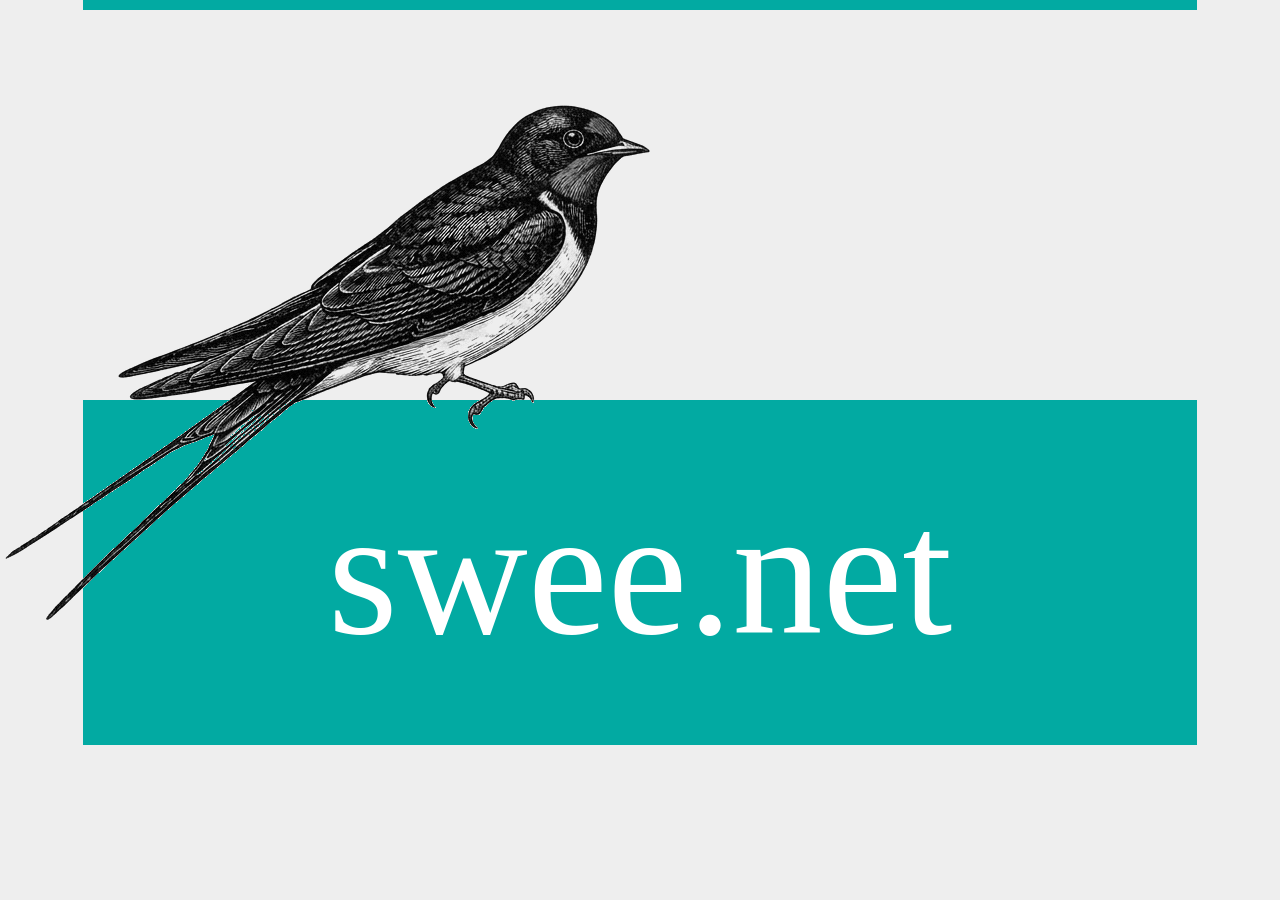
<file: index.html>
<!DOCTYPE html>
<html lang="en">
<head>
	<meta charset="utf-8">
	<title>swee.net</title>
	<link rel="stylesheet" href="screen.css">
	<link rel="icon" href="favicon.svg" type="image/svg+xml">
</head>
<body>
	<div id="topbar"></div>
	<div id="hero">
		<img src="swallow-mono.png" alt="Hirundo rustica" width="655" height="529">
		<h1>swee.net</h1>
	</div>
</body>
</html>
</file>
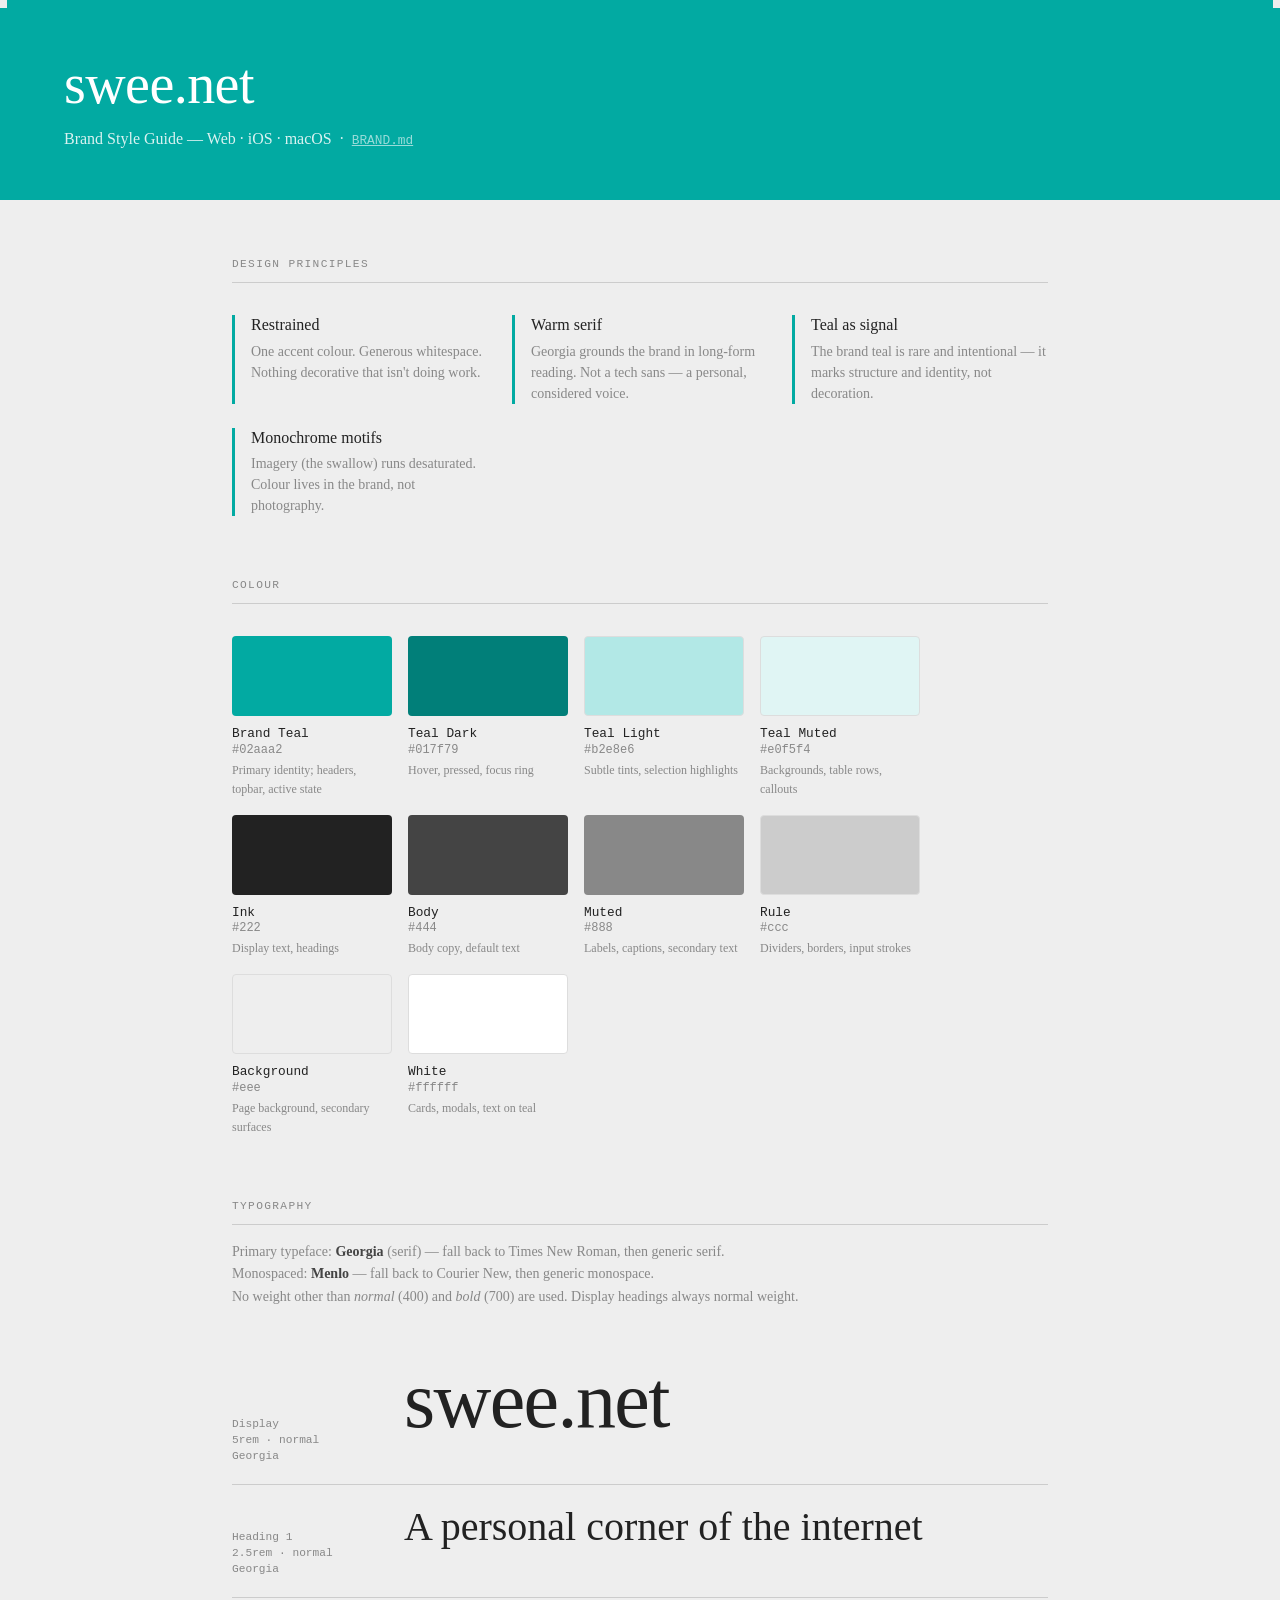
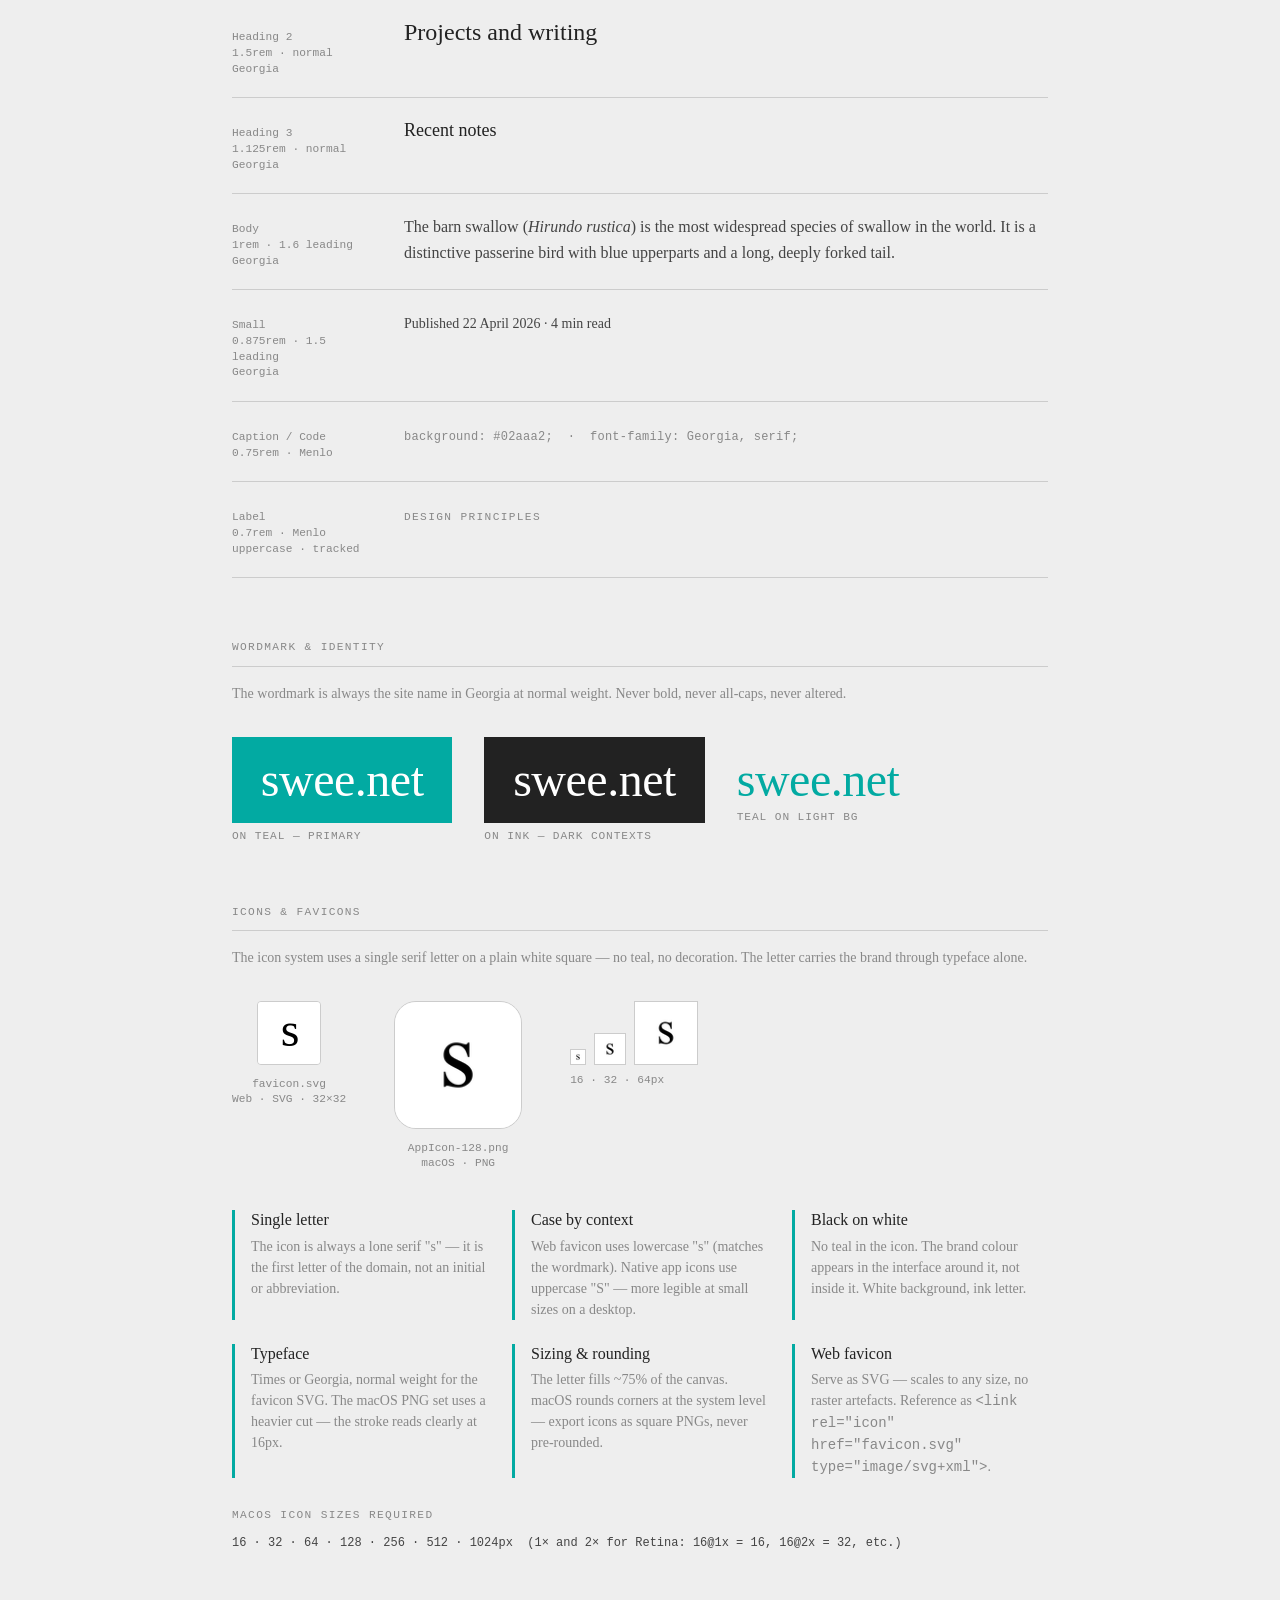
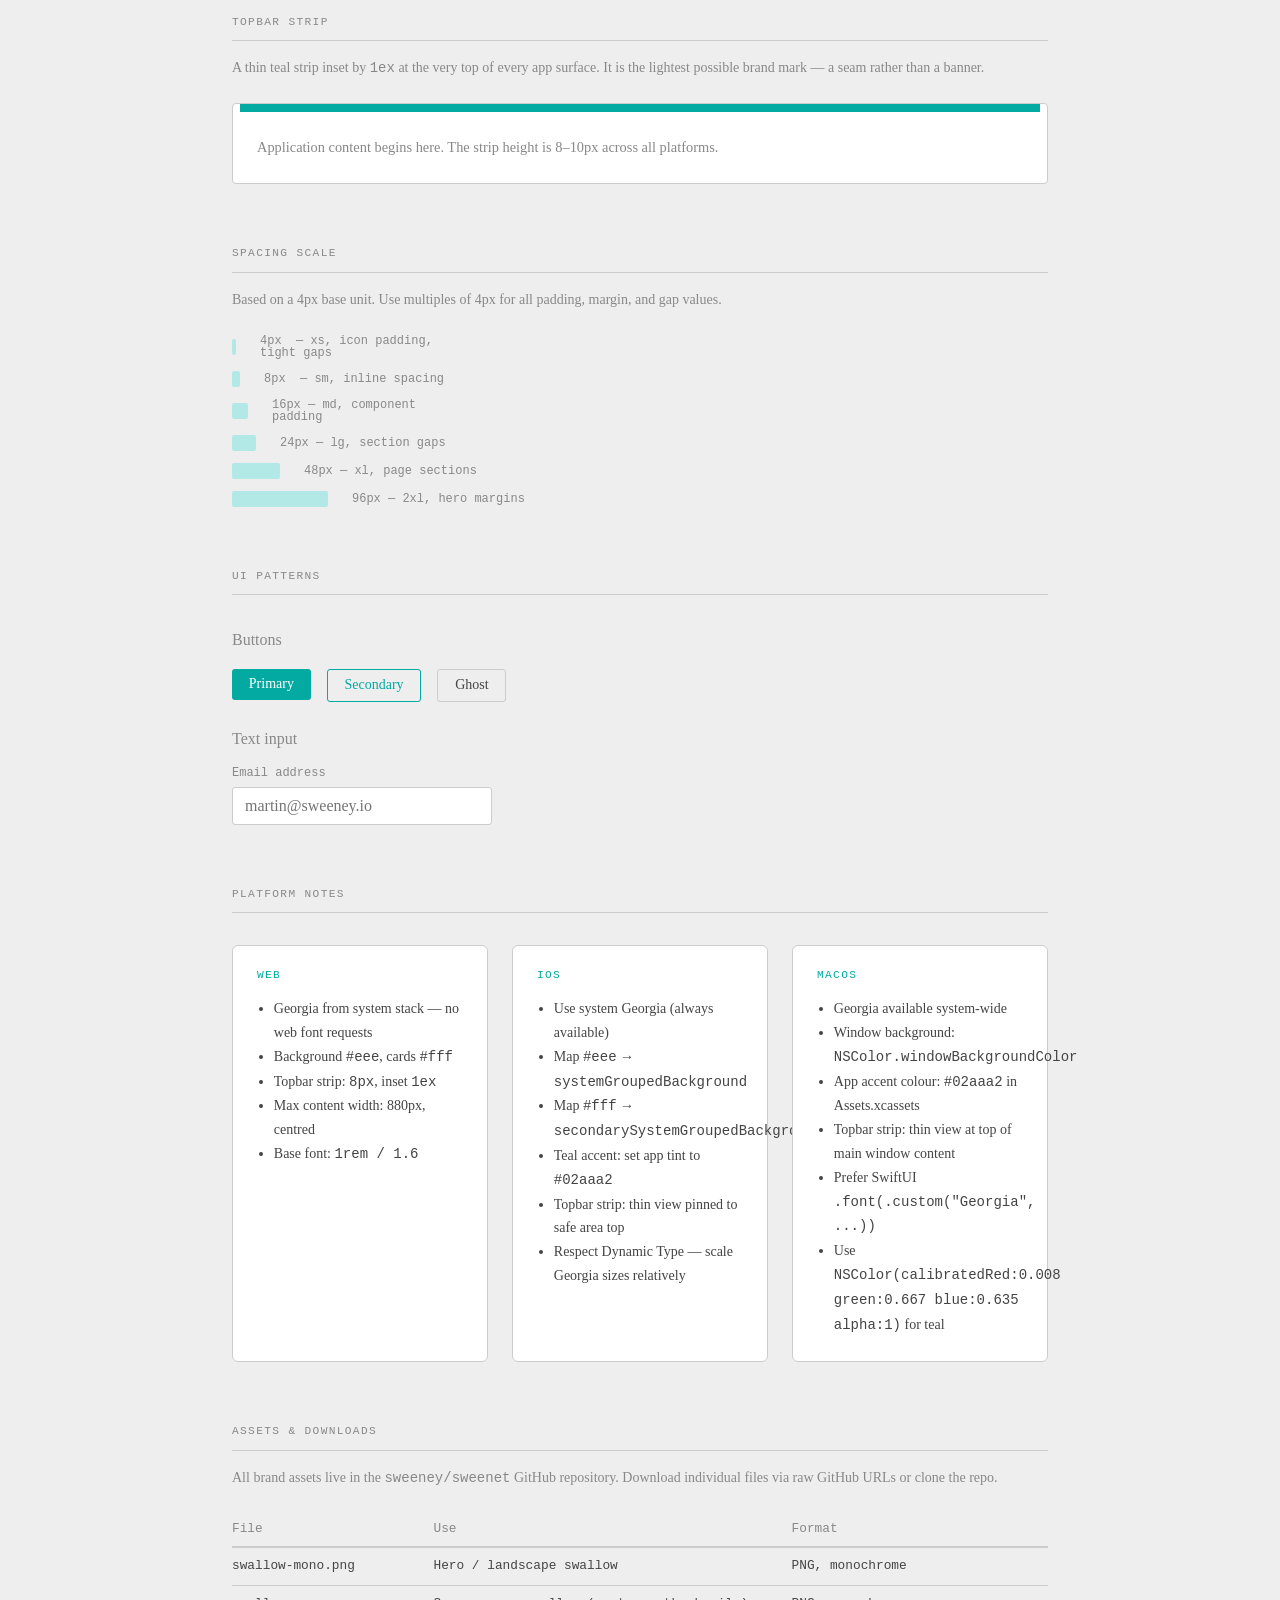
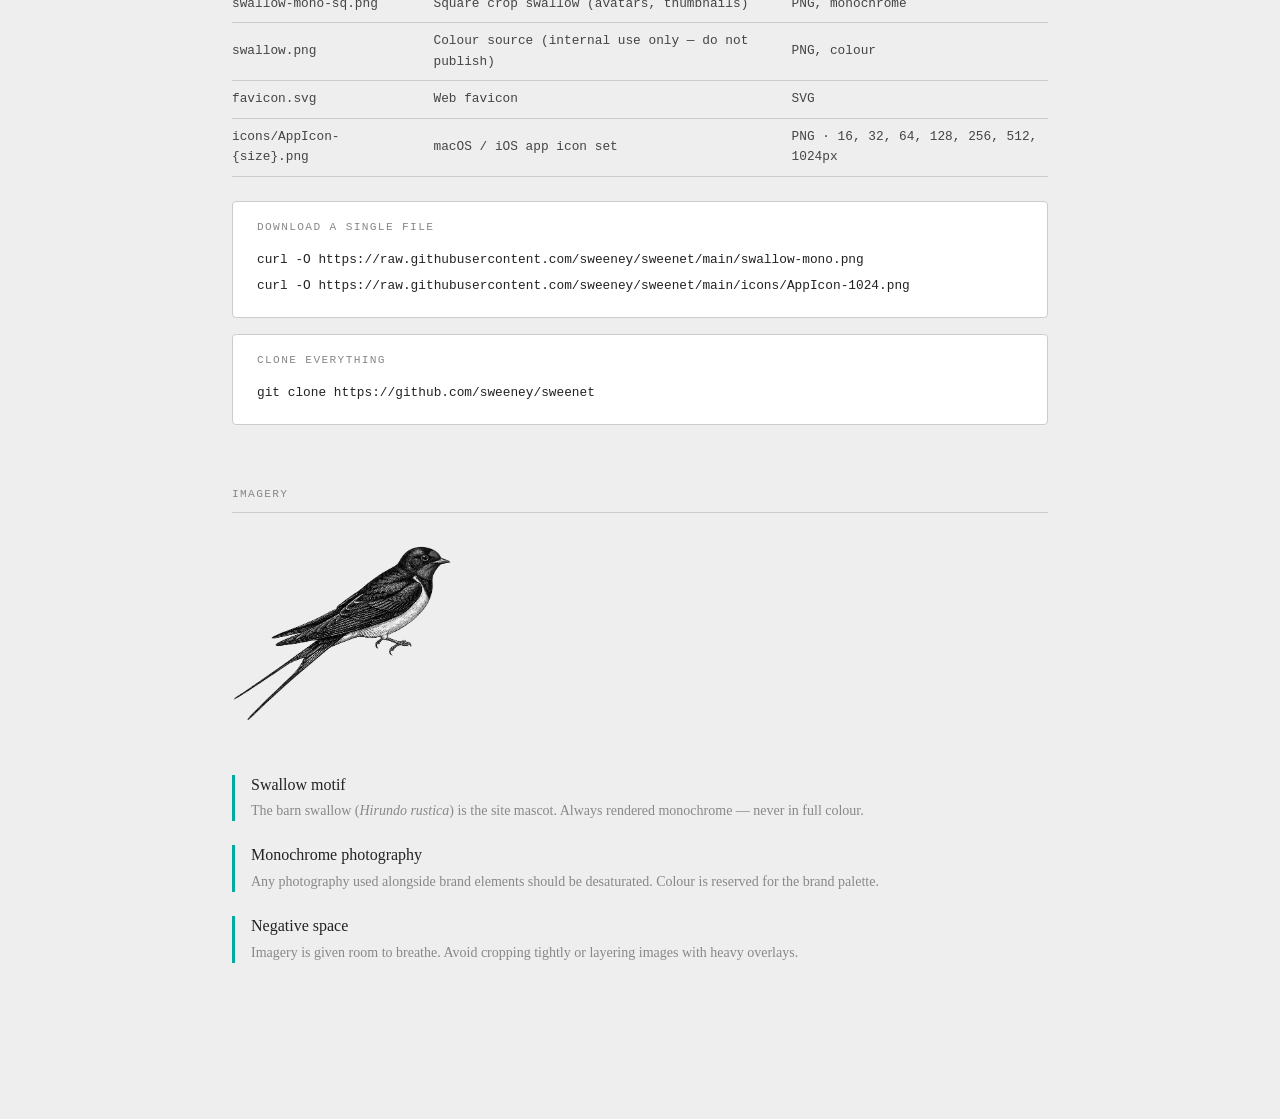
<file: styleguide.html>
<!DOCTYPE html>
<html lang="en">
<head>
	<meta charset="utf-8">
	<title>swee.net — Brand Style Guide</title>
	<style>
		*, *::before, *::after { box-sizing: border-box; }

		:root {
			--teal:        #02aaa2;
			--teal-dark:   #017f79;
			--teal-light:  #b2e8e6;
			--teal-muted:  #e0f5f4;
			--ink:         #222;
			--body:        #444;
			--muted:       #888;
			--rule:        #ccc;
			--bg:          #eee;
			--white:       #fff;
			--font-serif:  'Georgia', 'Times New Roman', serif;
			--font-mono:   'Menlo', 'Courier New', monospace;
		}

		html { font-size: 16px; }

		body {
			margin: 0;
			padding: 0;
			font: 1em/1.6 var(--font-serif);
			background: var(--bg);
			color: var(--body);
		}

		/* ── Page header ── */
		.page-topbar {
			height: 8px;
			background: var(--teal);
			margin: 0 1ex;
		}

		.page-header {
			background: var(--teal);
			color: var(--white);
			padding: 3rem 4rem;
		}

		.page-header h1 {
			font-weight: normal;
			font-size: 3.5rem;
			margin: 0 0 0.25em;
			line-height: 1;
			letter-spacing: -0.01em;
		}

		.page-header p {
			margin: 0;
			opacity: 0.85;
			font-size: 1rem;
		}

		/* ── Layout ── */
		.container {
			max-width: 880px;
			margin: 0 auto;
			padding: 3rem 2rem 6rem;
		}

		/* ── Section ── */
		.section {
			margin-bottom: 4rem;
		}

		.section-label {
			font: 0.7rem/1 var(--font-mono);
			text-transform: uppercase;
			letter-spacing: 0.12em;
			color: var(--muted);
			border-bottom: 1px solid var(--rule);
			padding-bottom: 0.75rem;
			margin-bottom: 2rem;
		}

		h2 {
			font-size: 1.5rem;
			font-weight: normal;
			color: var(--ink);
			margin: 0 0 0.5rem;
		}

		h3 {
			font-size: 1rem;
			font-weight: normal;
			color: var(--muted);
			margin: 0 0 1rem;
		}

		/* ── Colour palette ── */
		.palette {
			display: flex;
			flex-wrap: wrap;
			gap: 1rem;
		}

		.swatch {
			width: 160px;
		}

		.swatch-block {
			height: 80px;
			border-radius: 4px;
			margin-bottom: 0.6rem;
		}

		.swatch-name {
			font: 0.8rem/1.3 var(--font-mono);
			color: var(--ink);
			display: block;
		}

		.swatch-hex {
			font: 0.75rem/1.3 var(--font-mono);
			color: var(--muted);
			display: block;
		}

		.swatch-use {
			font-size: 0.75rem;
			color: var(--muted);
			display: block;
			margin-top: 0.2em;
		}

		/* ── Typography scale ── */
		.type-row {
			display: flex;
			align-items: baseline;
			gap: 2rem;
			border-bottom: 1px solid var(--rule);
			padding: 1.25rem 0;
		}

		.type-meta {
			width: 140px;
			flex-shrink: 0;
			font: 0.7rem/1.4 var(--font-mono);
			color: var(--muted);
		}

		.type-specimen { flex: 1; }

		.t-display {
			font: normal 5rem/1 var(--font-serif);
			color: var(--ink);
			letter-spacing: -0.02em;
		}

		.t-heading-1 {
			font: normal 2.5rem/1.1 var(--font-serif);
			color: var(--ink);
		}

		.t-heading-2 {
			font: normal 1.5rem/1.2 var(--font-serif);
			color: var(--ink);
		}

		.t-heading-3 {
			font: normal 1.125rem/1.3 var(--font-serif);
			color: var(--ink);
		}

		.t-body {
			font: 1rem/1.6 var(--font-serif);
			color: var(--body);
		}

		.t-small {
			font: 0.875rem/1.5 var(--font-serif);
			color: var(--body);
		}

		.t-caption {
			font: 0.75rem/1.4 var(--font-mono);
			color: var(--muted);
			letter-spacing: 0.02em;
		}

		.t-label {
			font: 0.7rem/1 var(--font-mono);
			text-transform: uppercase;
			letter-spacing: 0.12em;
			color: var(--muted);
		}

		/* ── Logo / wordmark ── */
		.logo-row {
			display: flex;
			flex-wrap: wrap;
			gap: 2rem;
			align-items: center;
		}

		.logo-specimen {
			display: flex;
			flex-direction: column;
			align-items: flex-start;
			gap: 0.5rem;
		}

		.logo-specimen span {
			font: 0.7rem/1 var(--font-mono);
			color: var(--muted);
			letter-spacing: 0.08em;
			text-transform: uppercase;
		}

		.wordmark {
			font: normal 3rem/1 var(--font-serif);
			letter-spacing: -0.01em;
		}

		.wordmark-on-teal {
			background: var(--teal);
			color: var(--white);
			padding: 0.4em 0.6em;
		}

		.wordmark-on-dark {
			background: var(--ink);
			color: var(--white);
			padding: 0.4em 0.6em;
		}

		.wordmark-on-bg {
			color: var(--teal);
		}

		/* ── Topbar strip ── */
		.topbar-demo {
			background: var(--white);
			border-radius: 4px;
			overflow: hidden;
			border: 1px solid var(--rule);
		}

		.topbar-strip {
			height: 8px;
			background: var(--teal);
			margin: 0 1ex;
		}

		.topbar-content {
			padding: 1.5rem;
			font-size: 0.9rem;
			color: var(--muted);
		}

		/* ── Motion / Platform ── */
		.platform-grid {
			display: grid;
			grid-template-columns: repeat(auto-fit, minmax(220px, 1fr));
			gap: 1.5rem;
		}

		.platform-card {
			background: var(--white);
			border-radius: 6px;
			padding: 1.5rem;
			border: 1px solid var(--rule);
		}

		.platform-card h4 {
			font: 0.7rem/1 var(--font-mono);
			text-transform: uppercase;
			letter-spacing: 0.12em;
			color: var(--teal);
			margin: 0 0 1rem;
		}

		.platform-card ul {
			margin: 0;
			padding: 0 0 0 1.2em;
			font-size: 0.875rem;
			line-height: 1.7;
			color: var(--body);
		}

		/* ── UI Patterns ── */
		.pattern-row {
			display: flex;
			flex-wrap: wrap;
			gap: 1rem;
			align-items: flex-start;
			margin-bottom: 1.5rem;
		}

		.btn {
			display: inline-block;
			font: 0.875rem/1 var(--font-serif);
			padding: 0.6em 1.2em;
			border-radius: 3px;
			border: none;
			cursor: pointer;
			text-decoration: none;
		}

		.btn-primary   { background: var(--teal); color: var(--white); }
		.btn-secondary { background: transparent; color: var(--teal); border: 1.5px solid var(--teal); }
		.btn-ghost     { background: transparent; color: var(--body); border: 1.5px solid var(--rule); }

		.input-demo {
			display: flex;
			flex-direction: column;
			gap: 0.5rem;
		}

		.input-demo input {
			font: 1rem/1 var(--font-serif);
			padding: 0.55em 0.75em;
			border: 1.5px solid var(--rule);
			border-radius: 3px;
			background: var(--white);
			color: var(--ink);
			outline: none;
			width: 260px;
		}

		.input-demo input:focus {
			border-color: var(--teal);
		}

		.input-demo label {
			font: 0.75rem/1 var(--font-mono);
			color: var(--muted);
		}

		/* ── Spacing scale ── */
		.spacing-row {
			display: flex;
			align-items: center;
			gap: 1.5rem;
			margin-bottom: 0.75rem;
		}

		.spacing-block {
			background: var(--teal-light);
			height: 1rem;
			border-radius: 2px;
			flex-shrink: 0;
		}

		.spacing-label {
			font: 0.75rem/1 var(--font-mono);
			color: var(--muted);
			width: 200px;
		}

		/* ── Principles ── */
		.principles {
			display: grid;
			grid-template-columns: repeat(auto-fit, minmax(200px, 1fr));
			gap: 1.5rem;
		}

		.principle {
			border-left: 3px solid var(--teal);
			padding-left: 1rem;
		}

		.principle h4 {
			font: normal 1rem/1.2 var(--font-serif);
			color: var(--ink);
			margin: 0 0 0.4rem;
		}

		.principle p {
			font-size: 0.875rem;
			color: var(--muted);
			margin: 0;
			line-height: 1.5;
		}
	</style>
</head>
<body>

<div class="page-topbar"></div>

<header class="page-header">
	<h1>swee.net</h1>
	<p>Brand Style Guide — Web · iOS · macOS &nbsp;·&nbsp; <a href="BRAND.md" style="color:rgba(255,255,255,0.7);font-size:0.8rem;font-family:Menlo,monospace;">BRAND.md</a></p>
</header>

<div class="container">

	<!-- PRINCIPLES -->
	<section class="section">
		<p class="section-label">Design principles</p>
		<div class="principles">
			<div class="principle">
				<h4>Restrained</h4>
				<p>One accent colour. Generous whitespace. Nothing decorative that isn't doing work.</p>
			</div>
			<div class="principle">
				<h4>Warm serif</h4>
				<p>Georgia grounds the brand in long-form reading. Not a tech sans — a personal, considered voice.</p>
			</div>
			<div class="principle">
				<h4>Teal as signal</h4>
				<p>The brand teal is rare and intentional — it marks structure and identity, not decoration.</p>
			</div>
			<div class="principle">
				<h4>Monochrome motifs</h4>
				<p>Imagery (the swallow) runs desaturated. Colour lives in the brand, not photography.</p>
			</div>
		</div>
	</section>

	<!-- COLOUR -->
	<section class="section">
		<p class="section-label">Colour</p>
		<div class="palette">
			<div class="swatch">
				<div class="swatch-block" style="background:#02aaa2;"></div>
				<span class="swatch-name">Brand Teal</span>
				<span class="swatch-hex">#02aaa2</span>
				<span class="swatch-use">Primary identity; headers, topbar, active state</span>
			</div>
			<div class="swatch">
				<div class="swatch-block" style="background:#017f79;"></div>
				<span class="swatch-name">Teal Dark</span>
				<span class="swatch-hex">#017f79</span>
				<span class="swatch-use">Hover, pressed, focus ring</span>
			</div>
			<div class="swatch">
				<div class="swatch-block" style="background:#b2e8e6; border:1px solid #ddd;"></div>
				<span class="swatch-name">Teal Light</span>
				<span class="swatch-hex">#b2e8e6</span>
				<span class="swatch-use">Subtle tints, selection highlights</span>
			</div>
			<div class="swatch">
				<div class="swatch-block" style="background:#e0f5f4; border:1px solid #ddd;"></div>
				<span class="swatch-name">Teal Muted</span>
				<span class="swatch-hex">#e0f5f4</span>
				<span class="swatch-use">Backgrounds, table rows, callouts</span>
			</div>
			<div class="swatch">
				<div class="swatch-block" style="background:#222;"></div>
				<span class="swatch-name">Ink</span>
				<span class="swatch-hex">#222</span>
				<span class="swatch-use">Display text, headings</span>
			</div>
			<div class="swatch">
				<div class="swatch-block" style="background:#444;"></div>
				<span class="swatch-name">Body</span>
				<span class="swatch-hex">#444</span>
				<span class="swatch-use">Body copy, default text</span>
			</div>
			<div class="swatch">
				<div class="swatch-block" style="background:#888;"></div>
				<span class="swatch-name">Muted</span>
				<span class="swatch-hex">#888</span>
				<span class="swatch-use">Labels, captions, secondary text</span>
			</div>
			<div class="swatch">
				<div class="swatch-block" style="background:#ccc; border:1px solid #ddd;"></div>
				<span class="swatch-name">Rule</span>
				<span class="swatch-hex">#ccc</span>
				<span class="swatch-use">Dividers, borders, input strokes</span>
			</div>
			<div class="swatch">
				<div class="swatch-block" style="background:#eee; border:1px solid #ddd;"></div>
				<span class="swatch-name">Background</span>
				<span class="swatch-hex">#eee</span>
				<span class="swatch-use">Page background, secondary surfaces</span>
			</div>
			<div class="swatch">
				<div class="swatch-block" style="background:#fff; border:1px solid #ddd;"></div>
				<span class="swatch-name">White</span>
				<span class="swatch-hex">#ffffff</span>
				<span class="swatch-use">Cards, modals, text on teal</span>
			</div>
		</div>
	</section>

	<!-- TYPOGRAPHY -->
	<section class="section">
		<p class="section-label">Typography</p>
		<p style="font-size:0.875rem;color:#888;margin:-1rem 0 2rem;">
			Primary typeface: <strong style="color:#444;">Georgia</strong> (serif) — fall back to Times New Roman, then generic serif.<br>
			Monospaced: <strong style="color:#444;">Menlo</strong> — fall back to Courier New, then generic monospace.<br>
			No weight other than <em>normal</em> (400) and <em>bold</em> (700) are used. Display headings always normal weight.
		</p>

		<div class="type-row">
			<div class="type-meta">Display<br>5rem · normal<br>Georgia</div>
			<div class="type-specimen"><span class="t-display">swee.net</span></div>
		</div>
		<div class="type-row">
			<div class="type-meta">Heading 1<br>2.5rem · normal<br>Georgia</div>
			<div class="type-specimen"><span class="t-heading-1">A personal corner of the internet</span></div>
		</div>
		<div class="type-row">
			<div class="type-meta">Heading 2<br>1.5rem · normal<br>Georgia</div>
			<div class="type-specimen"><span class="t-heading-2">Projects and writing</span></div>
		</div>
		<div class="type-row">
			<div class="type-meta">Heading 3<br>1.125rem · normal<br>Georgia</div>
			<div class="type-specimen"><span class="t-heading-3">Recent notes</span></div>
		</div>
		<div class="type-row">
			<div class="type-meta">Body<br>1rem · 1.6 leading<br>Georgia</div>
			<div class="type-specimen"><span class="t-body">The barn swallow (<em>Hirundo rustica</em>) is the most widespread species of swallow in the world. It is a distinctive passerine bird with blue upperparts and a long, deeply forked tail.</span></div>
		</div>
		<div class="type-row">
			<div class="type-meta">Small<br>0.875rem · 1.5 leading<br>Georgia</div>
			<div class="type-specimen"><span class="t-small">Published 22 April 2026 · 4 min read</span></div>
		</div>
		<div class="type-row">
			<div class="type-meta">Caption / Code<br>0.75rem · Menlo</div>
			<div class="type-specimen"><span class="t-caption">background: #02aaa2; &nbsp;·&nbsp; font-family: Georgia, serif;</span></div>
		</div>
		<div class="type-row">
			<div class="type-meta">Label<br>0.7rem · Menlo<br>uppercase · tracked</div>
			<div class="type-specimen"><span class="t-label">Design principles</span></div>
		</div>
	</section>

	<!-- WORDMARK -->
	<section class="section">
		<p class="section-label">Wordmark &amp; identity</p>
		<p style="font-size:0.875rem;color:#888;margin:-1rem 0 2rem;">The wordmark is always the site name in Georgia at normal weight. Never bold, never all-caps, never altered.</p>
		<div class="logo-row">
			<div class="logo-specimen">
				<div class="wordmark wordmark-on-teal">swee.net</div>
				<span>On teal — primary</span>
			</div>
			<div class="logo-specimen">
				<div class="wordmark wordmark-on-dark">swee.net</div>
				<span>On ink — dark contexts</span>
			</div>
			<div class="logo-specimen">
				<div class="wordmark wordmark-on-bg">swee.net</div>
				<span>Teal on light bg</span>
			</div>
		</div>
	</section>

	<!-- ICONS & FAVICONS -->
	<section class="section">
		<p class="section-label">Icons &amp; favicons</p>
		<p style="font-size:0.875rem;color:#888;margin:-1rem 0 2rem;">The icon system uses a single serif letter on a plain white square — no teal, no decoration. The letter carries the brand through typeface alone.</p>

		<div style="display:flex;flex-wrap:wrap;gap:3rem;align-items:flex-start;margin-bottom:2.5rem;">

			<div style="display:flex;flex-direction:column;gap:0.75rem;align-items:center;">
				<div style="width:64px;height:64px;border:1px solid var(--rule);border-radius:4px;overflow:hidden;">
					<img src="favicon.svg" width="64" height="64" alt="Web favicon">
				</div>
				<span style="font:0.7rem/1.3 var(--font-mono);color:var(--muted);text-align:center;">favicon.svg<br>Web · SVG · 32×32</span>
			</div>

			<div style="display:flex;flex-direction:column;gap:0.75rem;align-items:center;">
				<img src="icons/AppIcon-128.png" width="128" height="128" alt="macOS app icon 128px" style="border:1px solid var(--rule);border-radius:22px;">
				<span style="font:0.7rem/1.3 var(--font-mono);color:var(--muted);text-align:center;">AppIcon-128.png<br>macOS · PNG</span>
			</div>

			<div style="display:flex;flex-direction:column;justify-content:flex-end;gap:0.5rem;">
				<div style="display:flex;gap:8px;align-items:flex-end;">
					<img src="icons/AppIcon-16.png"  width="16"  height="16"  alt="16px"  style="border:1px solid var(--rule);">
					<img src="icons/AppIcon-32.png"  width="32"  height="32"  alt="32px"  style="border:1px solid var(--rule);">
					<img src="icons/AppIcon-64.png"  width="64"  height="64"  alt="64px"  style="border:1px solid var(--rule);">
				</div>
				<span style="font:0.7rem/1.3 var(--font-mono);color:var(--muted);">16 · 32 · 64px</span>
			</div>

		</div>

		<div class="principles">
			<div class="principle">
				<h4>Single letter</h4>
				<p>The icon is always a lone serif "s" — it is the first letter of the domain, not an initial or abbreviation.</p>
			</div>
			<div class="principle">
				<h4>Case by context</h4>
				<p>Web favicon uses lowercase "s" (matches the wordmark). Native app icons use uppercase "S" — more legible at small sizes on a desktop.</p>
			</div>
			<div class="principle">
				<h4>Black on white</h4>
				<p>No teal in the icon. The brand colour appears in the interface around it, not inside it. White background, ink letter.</p>
			</div>
			<div class="principle">
				<h4>Typeface</h4>
				<p>Times or Georgia, normal weight for the favicon SVG. The macOS PNG set uses a heavier cut — the stroke reads clearly at 16px.</p>
			</div>
			<div class="principle">
				<h4>Sizing &amp; rounding</h4>
				<p>The letter fills ~75% of the canvas. macOS rounds corners at the system level — export icons as square PNGs, never pre-rounded.</p>
			</div>
			<div class="principle">
				<h4>Web favicon</h4>
				<p>Serve as SVG — scales to any size, no raster artefacts. Reference as <code>&lt;link rel="icon" href="favicon.svg" type="image/svg+xml"&gt;</code>.</p>
			</div>
		</div>

		<div style="margin-top:2rem;">
			<h3 style="font:0.7rem/1 var(--font-mono);color:var(--muted);text-transform:uppercase;letter-spacing:0.12em;margin:0 0 0.75rem;">macOS icon sizes required</h3>
			<p style="font:0.75rem/1.6 var(--font-mono);color:var(--body);margin:0;">16 · 32 · 64 · 128 · 256 · 512 · 1024px &nbsp;(1× and 2× for Retina: 16@1x = 16, 16@2x = 32, etc.)</p>
		</div>
	</section>

	<!-- TOPBAR STRIP -->
	<section class="section">
		<p class="section-label">Topbar strip</p>
		<p style="font-size:0.875rem;color:#888;margin:-1rem 0 1.5rem;">A thin teal strip inset by <code>1ex</code> at the very top of every app surface. It is the lightest possible brand mark — a seam rather than a banner.</p>
		<div class="topbar-demo">
			<div class="topbar-strip"></div>
			<div class="topbar-content">Application content begins here. The strip height is 8–10px across all platforms.</div>
		</div>
	</section>

	<!-- SPACING -->
	<section class="section">
		<p class="section-label">Spacing scale</p>
		<p style="font-size:0.875rem;color:#888;margin:-1rem 0 1.5rem;">Based on a 4px base unit. Use multiples of 4px for all padding, margin, and gap values.</p>
		<div class="spacing-row"><div class="spacing-block" style="width:4px;"></div><span class="spacing-label">4px &nbsp;— xs, icon padding, tight gaps</span></div>
		<div class="spacing-row"><div class="spacing-block" style="width:8px;"></div><span class="spacing-label">8px &nbsp;— sm, inline spacing</span></div>
		<div class="spacing-row"><div class="spacing-block" style="width:16px;"></div><span class="spacing-label">16px — md, component padding</span></div>
		<div class="spacing-row"><div class="spacing-block" style="width:24px;"></div><span class="spacing-label">24px — lg, section gaps</span></div>
		<div class="spacing-row"><div class="spacing-block" style="width:48px;"></div><span class="spacing-label">48px — xl, page sections</span></div>
		<div class="spacing-row"><div class="spacing-block" style="width:96px;"></div><span class="spacing-label">96px — 2xl, hero margins</span></div>
	</section>

	<!-- UI PATTERNS -->
	<section class="section">
		<p class="section-label">UI patterns</p>
		<h3>Buttons</h3>
		<div class="pattern-row">
			<button class="btn btn-primary">Primary</button>
			<button class="btn btn-secondary">Secondary</button>
			<button class="btn btn-ghost">Ghost</button>
		</div>
		<h3>Text input</h3>
		<div class="input-demo">
			<label>Email address</label>
			<input type="email" placeholder="martin@sweeney.io">
		</div>
	</section>

	<!-- PLATFORM NOTES -->
	<section class="section">
		<p class="section-label">Platform notes</p>
		<div class="platform-grid">
			<div class="platform-card">
				<h4>Web</h4>
				<ul>
					<li>Georgia from system stack — no web font requests</li>
					<li>Background <code>#eee</code>, cards <code>#fff</code></li>
					<li>Topbar strip: <code>8px</code>, inset <code>1ex</code></li>
					<li>Max content width: 880px, centred</li>
					<li>Base font: <code>1rem / 1.6</code></li>
				</ul>
			</div>
			<div class="platform-card">
				<h4>iOS</h4>
				<ul>
					<li>Use system Georgia (always available)</li>
					<li>Map <code>#eee</code> → <code>systemGroupedBackground</code></li>
					<li>Map <code>#fff</code> → <code>secondarySystemGroupedBackground</code></li>
					<li>Teal accent: set app tint to <code>#02aaa2</code></li>
					<li>Topbar strip: thin view pinned to safe area top</li>
					<li>Respect Dynamic Type — scale Georgia sizes relatively</li>
				</ul>
			</div>
			<div class="platform-card">
				<h4>macOS</h4>
				<ul>
					<li>Georgia available system-wide</li>
					<li>Window background: <code>NSColor.windowBackgroundColor</code></li>
					<li>App accent colour: <code>#02aaa2</code> in Assets.xcassets</li>
					<li>Topbar strip: thin view at top of main window content</li>
					<li>Prefer SwiftUI <code>.font(.custom("Georgia", ...))</code></li>
					<li>Use <code>NSColor(calibratedRed:0.008 green:0.667 blue:0.635 alpha:1)</code> for teal</li>
				</ul>
			</div>
		</div>
	</section>

	<!-- ASSETS -->
	<section class="section">
		<p class="section-label">Assets &amp; downloads</p>
		<p style="font-size:0.875rem;color:#888;margin:-1rem 0 1.5rem;">All brand assets live in the <code>sweeney/sweenet</code> GitHub repository. Download individual files via raw GitHub URLs or clone the repo.</p>

		<table style="width:100%;border-collapse:collapse;font:0.8rem/1.6 var(--font-mono);color:var(--body);">
			<thead>
				<tr style="border-bottom:2px solid var(--rule);">
					<th style="text-align:left;padding:0.4rem 1rem 0.4rem 0;color:var(--muted);font-weight:normal;">File</th>
					<th style="text-align:left;padding:0.4rem 1rem;color:var(--muted);font-weight:normal;">Use</th>
					<th style="text-align:left;padding:0.4rem 0 0.4rem 1rem;color:var(--muted);font-weight:normal;">Format</th>
				</tr>
			</thead>
			<tbody>
				<tr style="border-bottom:1px solid var(--rule);">
					<td style="padding:0.5rem 1rem 0.5rem 0;"><code>swallow-mono.png</code></td>
					<td style="padding:0.5rem 1rem;">Hero / landscape swallow</td>
					<td style="padding:0.5rem 0 0.5rem 1rem;">PNG, monochrome</td>
				</tr>
				<tr style="border-bottom:1px solid var(--rule);">
					<td style="padding:0.5rem 1rem 0.5rem 0;"><code>swallow-mono-sq.png</code></td>
					<td style="padding:0.5rem 1rem;">Square crop swallow (avatars, thumbnails)</td>
					<td style="padding:0.5rem 0 0.5rem 1rem;">PNG, monochrome</td>
				</tr>
				<tr style="border-bottom:1px solid var(--rule);">
					<td style="padding:0.5rem 1rem 0.5rem 0;"><code>swallow.png</code></td>
					<td style="padding:0.5rem 1rem;">Colour source (internal use only — do not publish)</td>
					<td style="padding:0.5rem 0 0.5rem 1rem;">PNG, colour</td>
				</tr>
				<tr style="border-bottom:1px solid var(--rule);">
					<td style="padding:0.5rem 1rem 0.5rem 0;"><code>favicon.svg</code></td>
					<td style="padding:0.5rem 1rem;">Web favicon</td>
					<td style="padding:0.5rem 0 0.5rem 1rem;">SVG</td>
				</tr>
				<tr style="border-bottom:1px solid var(--rule);">
					<td style="padding:0.5rem 1rem 0.5rem 0;"><code>icons/AppIcon-{size}.png</code></td>
					<td style="padding:0.5rem 1rem;">macOS / iOS app icon set</td>
					<td style="padding:0.5rem 0 0.5rem 1rem;">PNG · 16, 32, 64, 128, 256, 512, 1024px</td>
				</tr>
			</tbody>
		</table>

		<div style="margin-top:1.5rem;background:var(--white);border:1px solid var(--rule);border-radius:4px;padding:1.25rem 1.5rem;">
			<p style="font:0.7rem/1 var(--font-mono);text-transform:uppercase;letter-spacing:0.12em;color:var(--muted);margin:0 0 0.75rem;">Download a single file</p>
			<code style="font:0.8rem/1.8 var(--font-mono);color:var(--ink);">
				curl -O https://raw.githubusercontent.com/sweeney/sweenet/main/swallow-mono.png<br>
				curl -O https://raw.githubusercontent.com/sweeney/sweenet/main/icons/AppIcon-1024.png
			</code>
		</div>

		<div style="margin-top:1rem;background:var(--white);border:1px solid var(--rule);border-radius:4px;padding:1.25rem 1.5rem;">
			<p style="font:0.7rem/1 var(--font-mono);text-transform:uppercase;letter-spacing:0.12em;color:var(--muted);margin:0 0 0.75rem;">Clone everything</p>
			<code style="font:0.8rem/1.8 var(--font-mono);color:var(--ink);">git clone https://github.com/sweeney/sweenet</code>
		</div>
	</section>

	<!-- IMAGERY -->
	<section class="section">
		<p class="section-label">Imagery</p>
		<div style="display:flex;gap:3rem;align-items:flex-start;flex-wrap:wrap;margin-bottom:2rem;">
			<img src="swallow-mono.png" alt="Hirundo rustica — barn swallow, monochrome" style="width:220px;height:auto;flex-shrink:0;">
			<div style="display:flex;flex-direction:column;gap:1.5rem;padding-top:0.25rem;">
				<div class="principle">
					<h4>Swallow motif</h4>
					<p>The barn swallow (<em>Hirundo rustica</em>) is the site mascot. Always rendered monochrome — never in full colour.</p>
				</div>
				<div class="principle">
					<h4>Monochrome photography</h4>
					<p>Any photography used alongside brand elements should be desaturated. Colour is reserved for the brand palette.</p>
				</div>
				<div class="principle">
					<h4>Negative space</h4>
					<p>Imagery is given room to breathe. Avoid cropping tightly or layering images with heavy overlays.</p>
				</div>
			</div>
		</div>
	</section>

</div>
</body>
</html>
</file>
<file: screen.css>
body {
	padding : 0;
	margin : 0;
	font : 1em/1.5 'Georgia',serif;
	background : #eee;
	color : #444;
}

#topbar {
	height : 10px;
	margin : 0 1ex;
	font-size : 180px;
	background : #02aaa2;
}

#hero {
	position : relative;
	overflow : hidden;
	margin-top : 90px;
}

#hero img {
	position : absolute;
	top : 0;
	left : 0;
}

h1 {
	font-weight : normal;
	font-size : 180px;
	margin : 300px 1ex 0 1ex;
	padding : 1ex;
	min-width : fit-content;
	color : #fff;
	background : #02aaa2;
	text-align : center;
	line-height : 1;
	text-box-trim : trim-both;
	text-box-edge : ex alphabetic;
}
</file>
